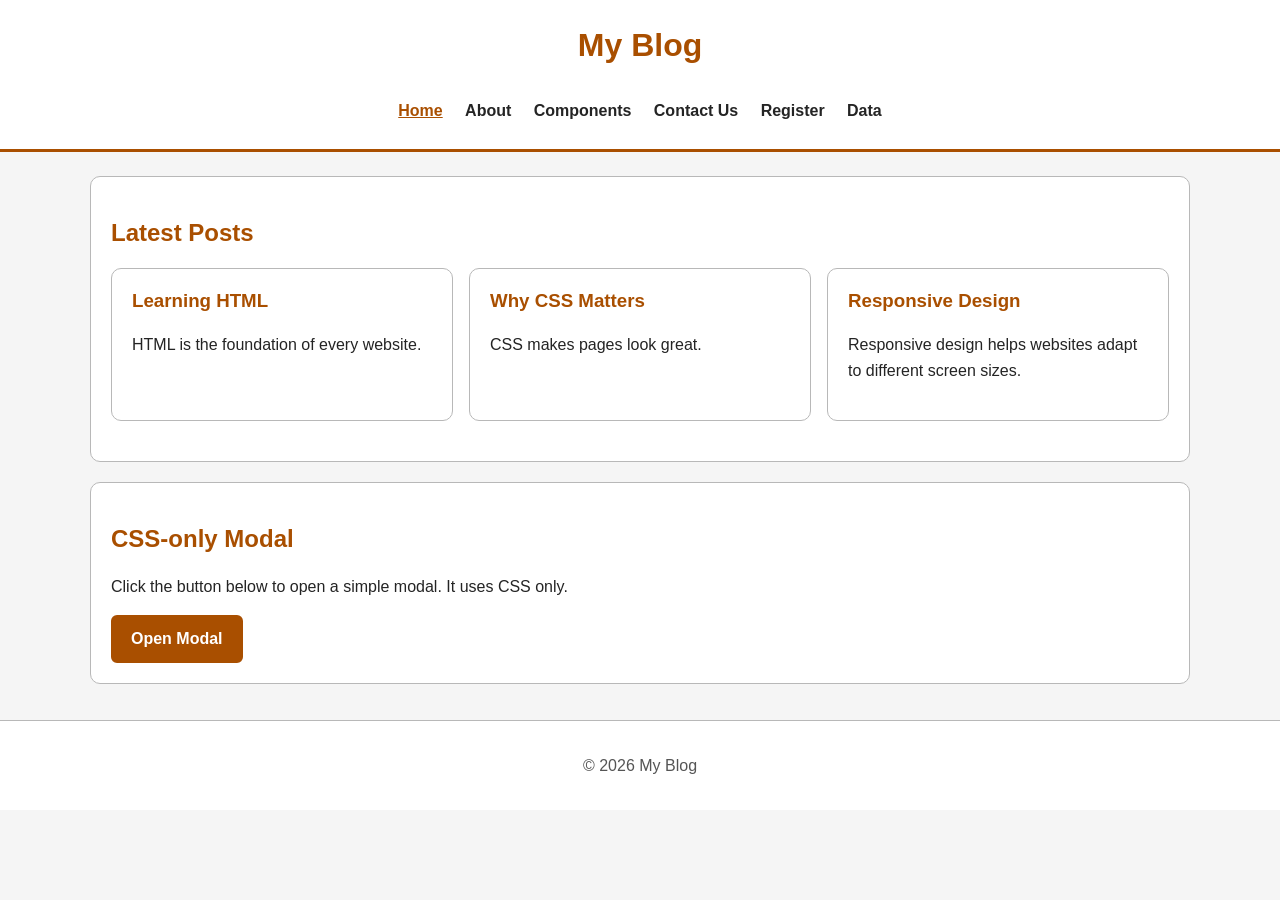
<file: index.html>
<!DOCTYPE html>
<html lang="en">
<head>
  <meta charset="UTF-8">
  <meta name="viewport" content="width=device-width, initial-scale=1.0">
  <meta name="description" content="My Blog - latest posts about HTML and CSS.">
  <title>My Blog</title>
  <link rel="stylesheet" href="style.css">
</head>
<body>
  <header>
    <h1>My Blog</h1>
    <nav aria-label="Main navigation">
      <ul>
        <li><a href="index.html" aria-current="page">Home</a></li>
        <li><a href="about.html">About</a></li>
        <li><a href="components.html">Components</a></li>
        <li><a href="contact.html">Contact Us</a></li>
        <li><a href="register.html">Register</a></li>
        <li><a href="data.html">Data</a></li>
      </ul>
    </nav>
  </header>

  <main>
    <section aria-labelledby="posts-title">
      <h2 id="posts-title">Latest Posts</h2>
      <div class="grid">
        <article class="card">
          <h3>Learning HTML</h3>
          <p>HTML is the foundation of every website.</p>
        </article>
        <article class="card">
          <h3>Why CSS Matters</h3>
          <p>CSS makes pages look great.</p>
        </article>
        <article class="card">
          <h3>Responsive Design</h3>
          <p>Responsive design helps websites adapt to different screen sizes.</p>
        </article>
      </div>
    </section>

    <section class="panel" aria-labelledby="modal-example-title">
      <h2 id="modal-example-title">CSS-only Modal</h2>
      <p>Click the button below to open a simple modal. It uses CSS only.</p>
      <input class="modal-toggle" type="checkbox" id="modal-toggle">
      <label class="button" for="modal-toggle">Open Modal</label>
      <div class="modal-overlay">
        <div class="modal-box" role="dialog" aria-modal="true" aria-labelledby="modal-title">
          <h2 id="modal-title">Welcome!</h2>
          <p>This modal window is shown and hidden using CSS, without JavaScript.</p>
          <label class="button modal-close" for="modal-toggle">Close</label>
        </div>
      </div>
    </section>
  </main>

  <footer>
    <p>&copy; 2026 My Blog</p>
  </footer>
</body>
</html>
</file>
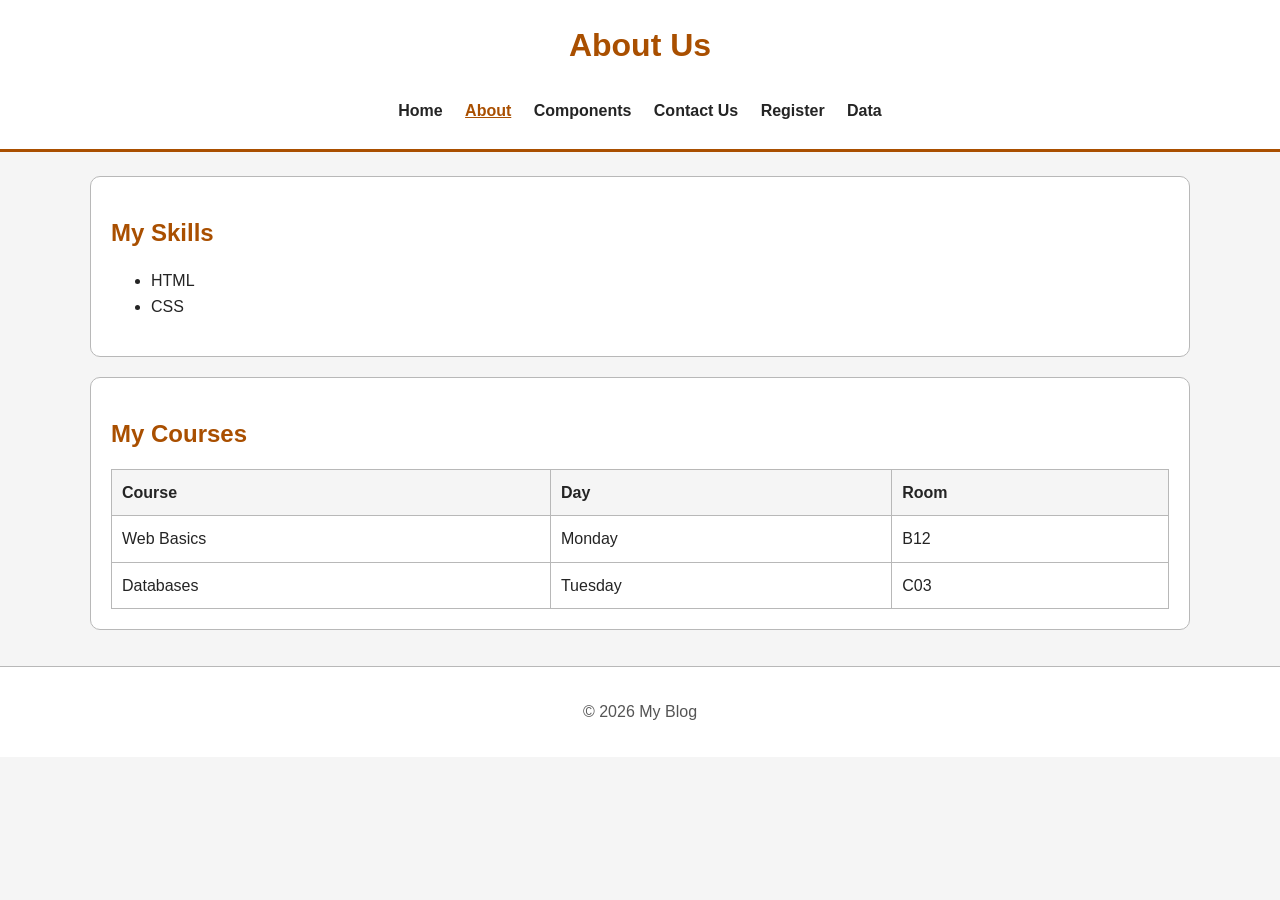
<file: about.html>
<!DOCTYPE html>
<html lang="en">
<head>
  <meta charset="UTF-8">
  <meta name="viewport" content="width=device-width, initial-scale=1.0">
  <meta name="description" content="Learn about the skills and courses on My Blog.">
  <title>About Us</title>
  <link rel="stylesheet" href="style.css">
</head>
<body>
  <header>
    <h1>About Us</h1>
    <nav aria-label="Main navigation">
      <ul>
        <li><a href="index.html">Home</a></li>
        <li><a href="about.html" aria-current="page">About</a></li>
        <li><a href="components.html">Components</a></li>
        <li><a href="contact.html">Contact Us</a></li>
        <li><a href="register.html">Register</a></li>
        <li><a href="data.html">Data</a></li>
        
      </ul>
    </nav>
  </header>

  <main>
    <section class="panel">
      <h2>My Skills</h2>
      <ul>
        <li>HTML</li>
        <li>CSS</li>
      </ul>
    </section>

    <section class="panel" aria-labelledby="courses-title">
      <h2 id="courses-title">My Courses</h2>
      <div class="table-wrap">
        <table>
          <thead>
            <tr>
              <th scope="col">Course</th>
              <th scope="col">Day</th>
              <th scope="col">Room</th>
            </tr>
          </thead>
          <tbody>
            <tr>
              <td>Web Basics</td>
              <td>Monday</td>
              <td>B12</td>
            </tr>
            <tr>
              <td>Databases</td>
              <td>Tuesday</td>
              <td>C03</td>
            </tr>
          </tbody>
        </table>
      </div>
    </section>
  </main>

  <footer>
    <p>&copy; 2026 My Blog</p>
  </footer>
</body>
</html>
</file>
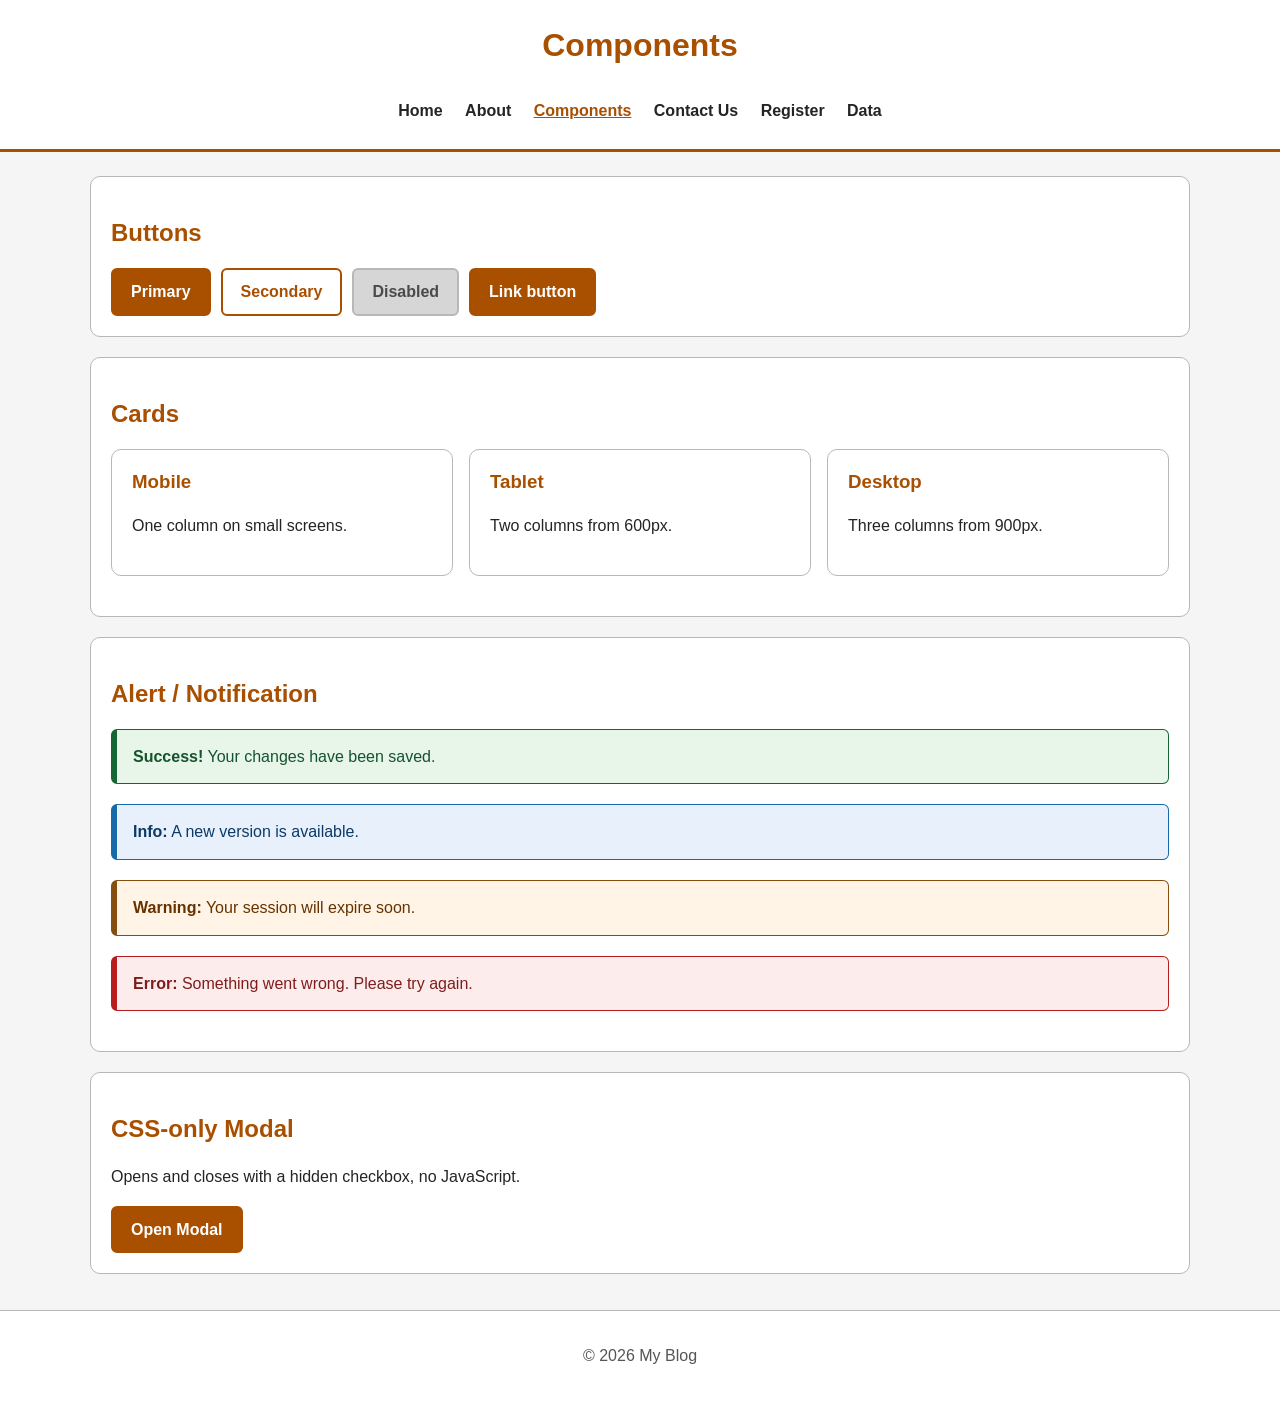
<file: components.html>
<!DOCTYPE html>
<html lang="en">
<head>
  <meta charset="UTF-8">
  <meta name="viewport" content="width=device-width, initial-scale=1.0">
  <meta name="description" content="Component library: buttons, forms, cards, alerts, and a CSS-only modal.">
  <title>Components</title>
  <link rel="stylesheet" href="style.css">
</head>
<body>
  <header>
    <h1>Components</h1>
    <nav aria-label="Main navigation">
      <ul>
        <li><a href="index.html">Home</a></li>
        <li><a href="about.html">About</a></li>
        <li><a href="components.html" aria-current="page">Components</a></li>
        <li><a href="contact.html">Contact Us</a></li>
        <li><a href="register.html">Register</a></li>
        <li><a href="data.html">Data</a></li>
      </ul>
    </nav>
  </header>

  <main>
    <section class="panel" aria-labelledby="buttons-title">
      <h2 id="buttons-title">Buttons</h2>
      <div class="form-actions">
        <button type="button">Primary</button>
        <button type="button" class="secondary-button">Secondary</button>
        <button type="button" disabled>Disabled</button>
        <a class="button" href="#buttons-title">Link button</a>
      </div>
    </section>

    <section class="panel" aria-labelledby="cards-title">
      <h2 id="cards-title">Cards</h2>
      <div class="grid">
        <article class="card">
          <h3>Mobile</h3>
          <p>One column on small screens.</p>
        </article>
        <article class="card">
          <h3>Tablet</h3>
          <p>Two columns from 600px.</p>
        </article>
        <article class="card">
          <h3>Desktop</h3>
          <p>Three columns from 900px.</p>
        </article>
      </div>
    </section>

    <section class="panel" aria-labelledby="alert-title">
      <h2 id="alert-title">Alert / Notification</h2>
      <div class="alert alert-success" role="status">
        <strong>Success!</strong> Your changes have been saved.
      </div>
      <div class="alert alert-info" role="status">
        <strong>Info:</strong> A new version is available.
      </div>
      <div class="alert" role="status">
        <strong>Warning:</strong> Your session will expire soon.
      </div>
      <div class="alert alert-error" role="alert">
        <strong>Error:</strong> Something went wrong. Please try again.
      </div>
    </section>

    <section class="panel" aria-labelledby="modal-demo-title">
      <h2 id="modal-demo-title">CSS-only Modal</h2>
      <p>Opens and closes with a hidden checkbox, no JavaScript.</p>
      <input class="modal-toggle" type="checkbox" id="modal-toggle">
      <label class="button" for="modal-toggle">Open Modal</label>
      <div class="modal-overlay">
        <div class="modal-box" role="dialog" aria-modal="true" aria-labelledby="modal-title">
          <h2 id="modal-title">Welcome!</h2>
          <p>This modal uses CSS only.</p>
          <label class="button modal-close" for="modal-toggle">Close</label>
        </div>
      </div>
    </section>
  </main>

  <footer>
    <p>&copy; 2026 My Blog</p>
  </footer>
</body>
</html>
</file>
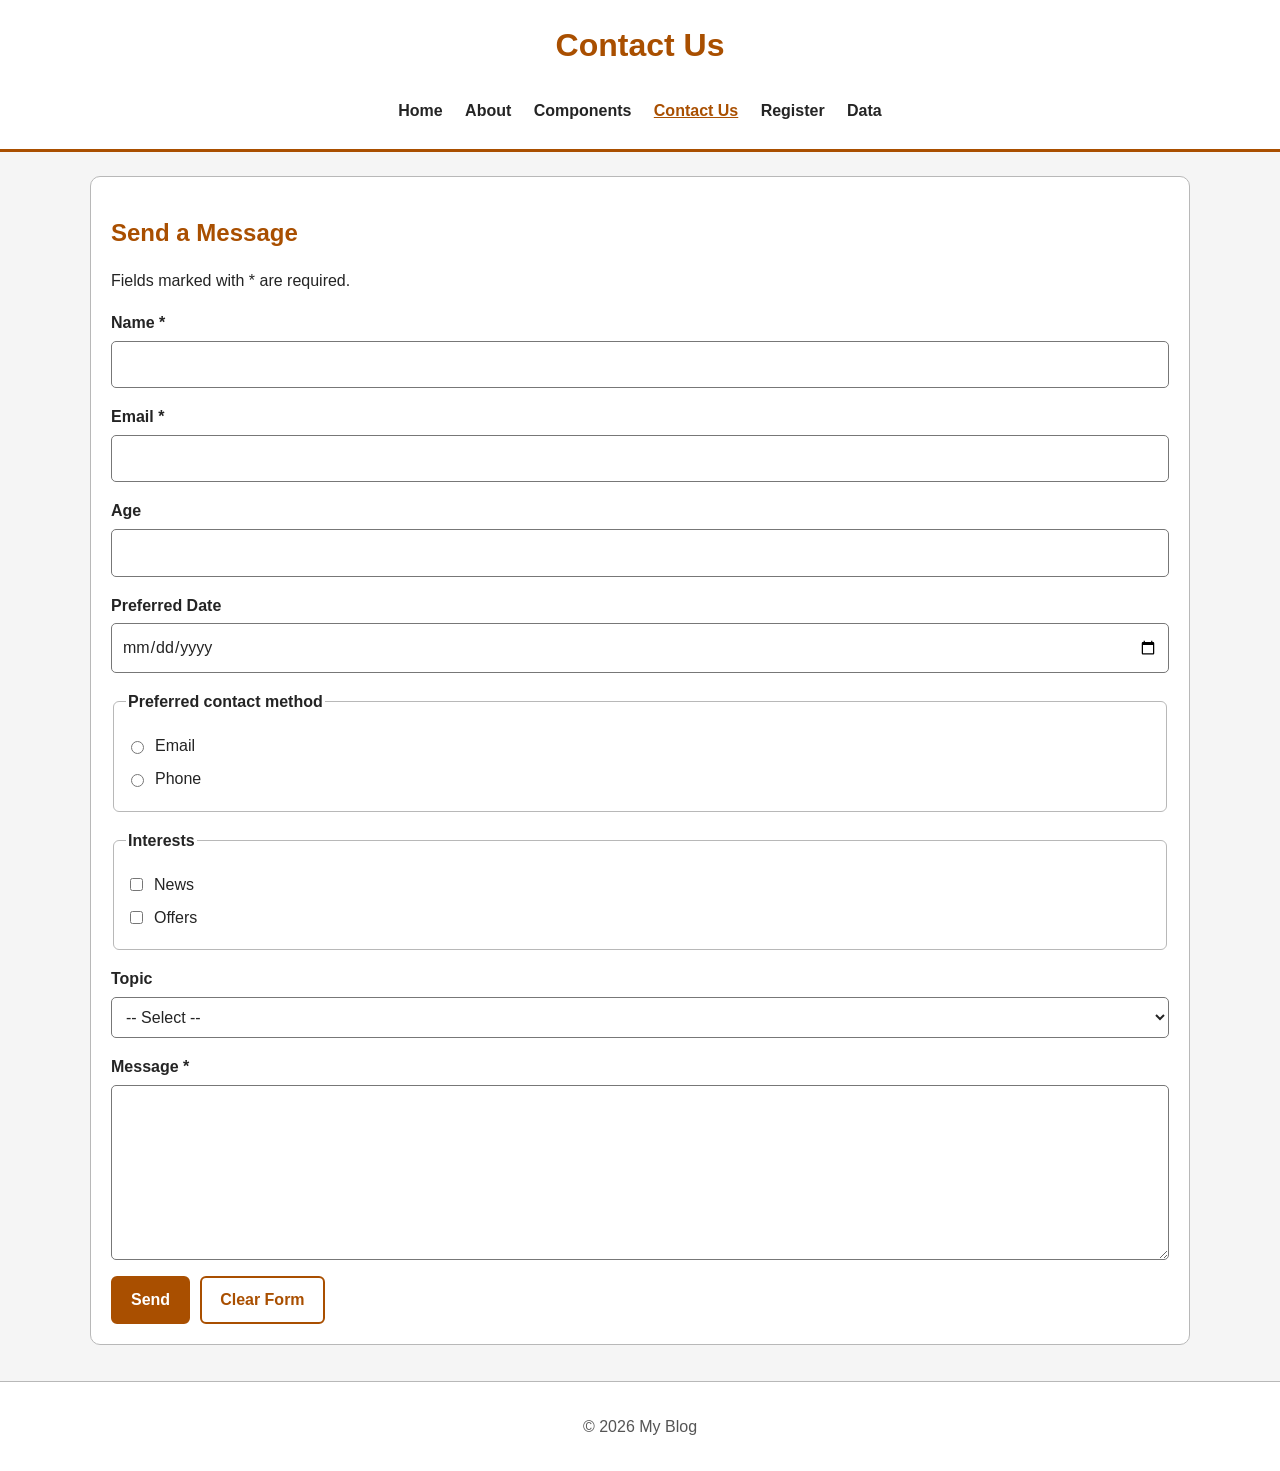
<file: contact.html>
<!DOCTYPE html>
<html lang="en">
<head>
  <meta charset="UTF-8">
  <meta name="viewport" content="width=device-width, initial-scale=1.0">
  <meta name="description" content="Contact My Blog using the contact form.">
  <title>Contact Us</title>
  <link rel="stylesheet" href="style.css">
</head>
<body>
  <header>
    <h1>Contact Us</h1>
    <nav aria-label="Main navigation">
      <ul>
        <li><a href="index.html">Home</a></li>
        <li><a href="about.html">About</a></li>
        <li><a href="components.html">Components</a></li>
        <li><a href="contact.html" aria-current="page">Contact Us</a></li>
        <li><a href="register.html">Register</a></li>
        <li><a href="data.html">Data</a></li>
        
      </ul>
    </nav>
  </header>

  <main>
    <section class="panel">
      <h2>Send a Message</h2>
      <p>Fields marked with * are required.</p>
      <form action="#" method="get">
        <div class="form-row">
          <label for="name">Name *</label>
          <input type="text" id="name" name="name" autocomplete="name" required>
        </div>

        <div class="form-row">
          <label for="email">Email *</label>
          <input type="email" id="email" name="email" autocomplete="email" required>
        </div>

        <div class="form-row">
          <label for="age">Age</label>
          <input type="number" id="age" name="age" min="1" max="120">
        </div>

        <div class="form-row">
          <label for="date">Preferred Date</label>
          <input type="date" id="date" name="date">
        </div>

        <fieldset>
          <legend>Preferred contact method</legend>
          <label class="choice" for="byEmail">
            <input type="radio" id="byEmail" name="contact" value="email">
            Email
          </label>
          <label class="choice" for="byPhone">
            <input type="radio" id="byPhone" name="contact" value="phone">
            Phone
          </label>
        </fieldset>

        <fieldset>
          <legend>Interests</legend>
          <label class="choice" for="news">
            <input type="checkbox" id="news" name="interests" value="news">
            News
          </label>
          <label class="choice" for="offers">
            <input type="checkbox" id="offers" name="interests" value="offers">
            Offers
          </label>
        </fieldset>

        <div class="form-row">
          <label for="topic">Topic</label>
          <select id="topic" name="topic">
            <option value="">-- Select --</option>
            <option value="support">Support</option>
            <option value="sales">Sales</option>
            <option value="other">Other</option>
          </select>
        </div>

        <div class="form-row">
          <label for="message">Message *</label>
          <textarea id="message" name="message" rows="6" required></textarea>
        </div>

        <div class="form-actions">
          <button type="submit">Send</button>
          <button type="reset" class="secondary-button">Clear Form</button>
        </div>
      </form>
    </section>

  
  </main>

  <footer>
    <p>&copy; 2026 My Blog</p>
  </footer>
</body>
</html>
</file>
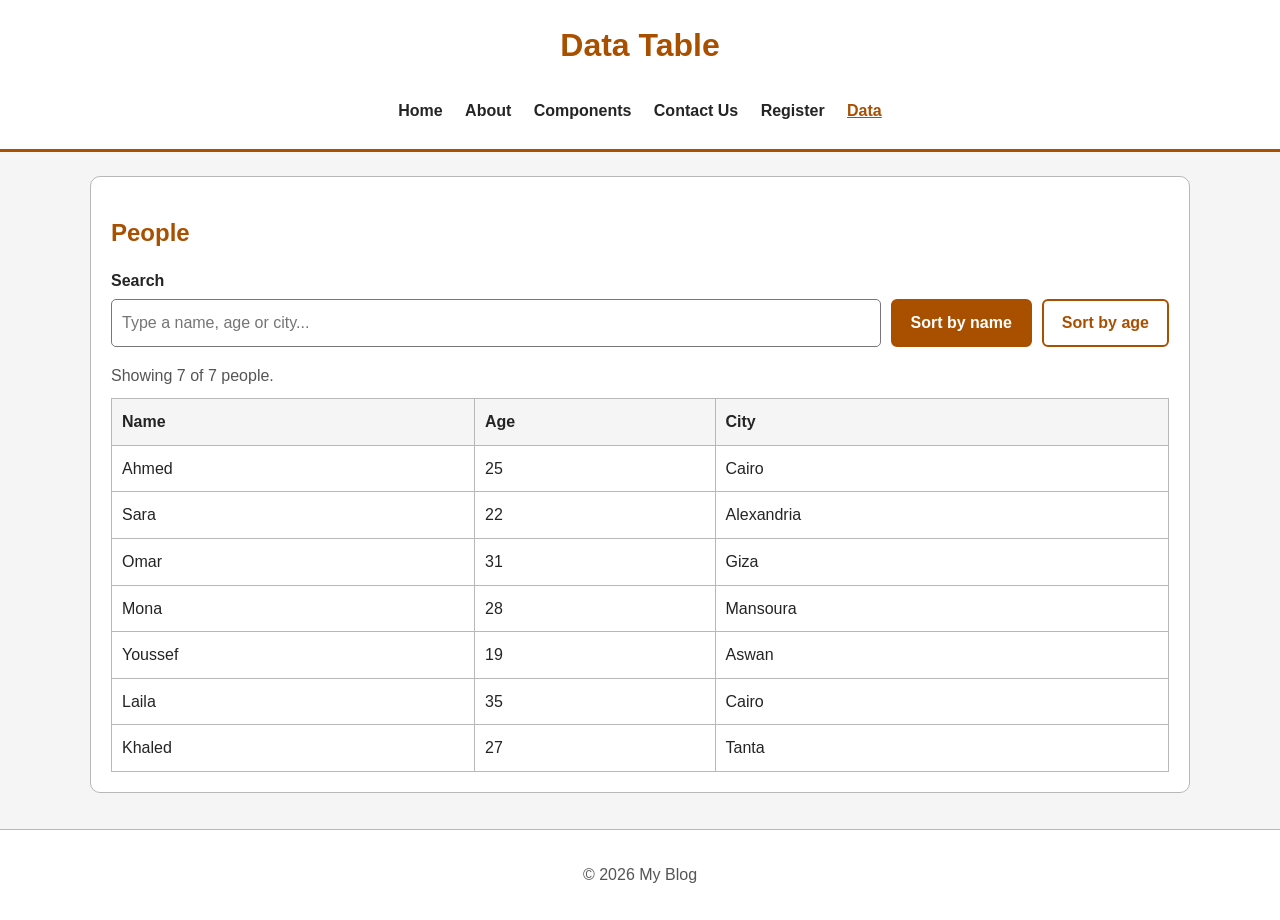
<file: data.html>
<!DOCTYPE html>
<html lang="en">
<head>
  <meta charset="UTF-8">
  <meta name="viewport" content="width=device-width, initial-scale=1.0">
  <meta name="description" content="A searchable and sortable data table.">
  <title>Data Table</title>
  <link rel="stylesheet" href="style.css">
</head>
<body>
  <header>
    <h1>Data Table</h1>
    <nav aria-label="Main navigation">
      <ul>
        <li><a href="index.html">Home</a></li>
        <li><a href="about.html">About</a></li>
        <li><a href="components.html">Components</a></li>
        <li><a href="contact.html">Contact Us</a></li>
        <li><a href="register.html">Register</a></li>
        <li><a href="data.html" aria-current="page">Data</a></li>
      </ul>
    </nav>
  </header>


  <main>
    <section class="panel" aria-labelledby="people-title">
      <h2 id="people-title">People</h2>

      <div class="table-controls">
        <div class="form-row">
          <label for="search">Search</label>
          <input type="search" id="search" placeholder="Type a name, age or city...">
        </div>
        <button type="button" id="sortName">Sort by name</button>
        <button type="button" id="sortAge" class="secondary-button">Sort by age</button>
      </div>

      <p class="result-count" id="count" aria-live="polite"></p>

      <div class="table-wrap">
        <table>
          <thead>
            <tr>
              <th scope="col">Name</th>
              <th scope="col">Age</th>
              <th scope="col">City</th>
            </tr>
          </thead>
          <tbody id="tbody"></tbody>
        </table>
      </div>
    </section>
  </main>

  
  <footer>
    <p>&copy; 2026 My Blog</p>
  </footer>
<script>
    const people = [
      { name: "Ahmed",   age: 25, city: "Cairo" },
      { name: "Sara",    age: 22, city: "Alexandria" },
      { name: "Omar",    age: 31, city: "Giza" },
      { name: "Mona",    age: 28, city: "Mansoura" },
      { name: "Youssef", age: 19, city: "Aswan" },
      { name: "Laila",   age: 35, city: "Cairo" },
      { name: "Khaled",  age: 27, city: "Tanta" }
    ];

    let view = [...people];
    const tbody = document.getElementById("tbody");
    const search = document.getElementById("search");
    const count = document.getElementById("count");

    function render(list) {
      tbody.innerHTML = "";
      list.forEach(function (p) {
        const tr = document.createElement("tr");
        [p.name, p.age, p.city].forEach(function (value) {
          const td = document.createElement("td");
          td.textContent = value;
          tr.appendChild(td);
        });
        tbody.appendChild(tr);
      });
      count.textContent = list.length
        ? "Showing " + list.length + " of " + people.length + " people."
        : "No results found.";
    }

    function applySearch() {
      const q = search.value.trim().toLowerCase();
      view = people.filter(function (p) {
        return p.name.toLowerCase().includes(q) ||
               String(p.age).includes(q) ||
               p.city.toLowerCase().includes(q);
      });
      render(view);
    }

    search.addEventListener("input", applySearch);   // filters while typing

    document.getElementById("sortName").addEventListener("click", function () {
      view.sort((a, b) => a.name.localeCompare(b.name));
      render(view);
    });

    document.getElementById("sortAge").addEventListener("click", function () {
      view.sort((a, b) => a.age - b.age);
      render(view);
    });

    render(view);
  </script>

</body>
</html>
</file>
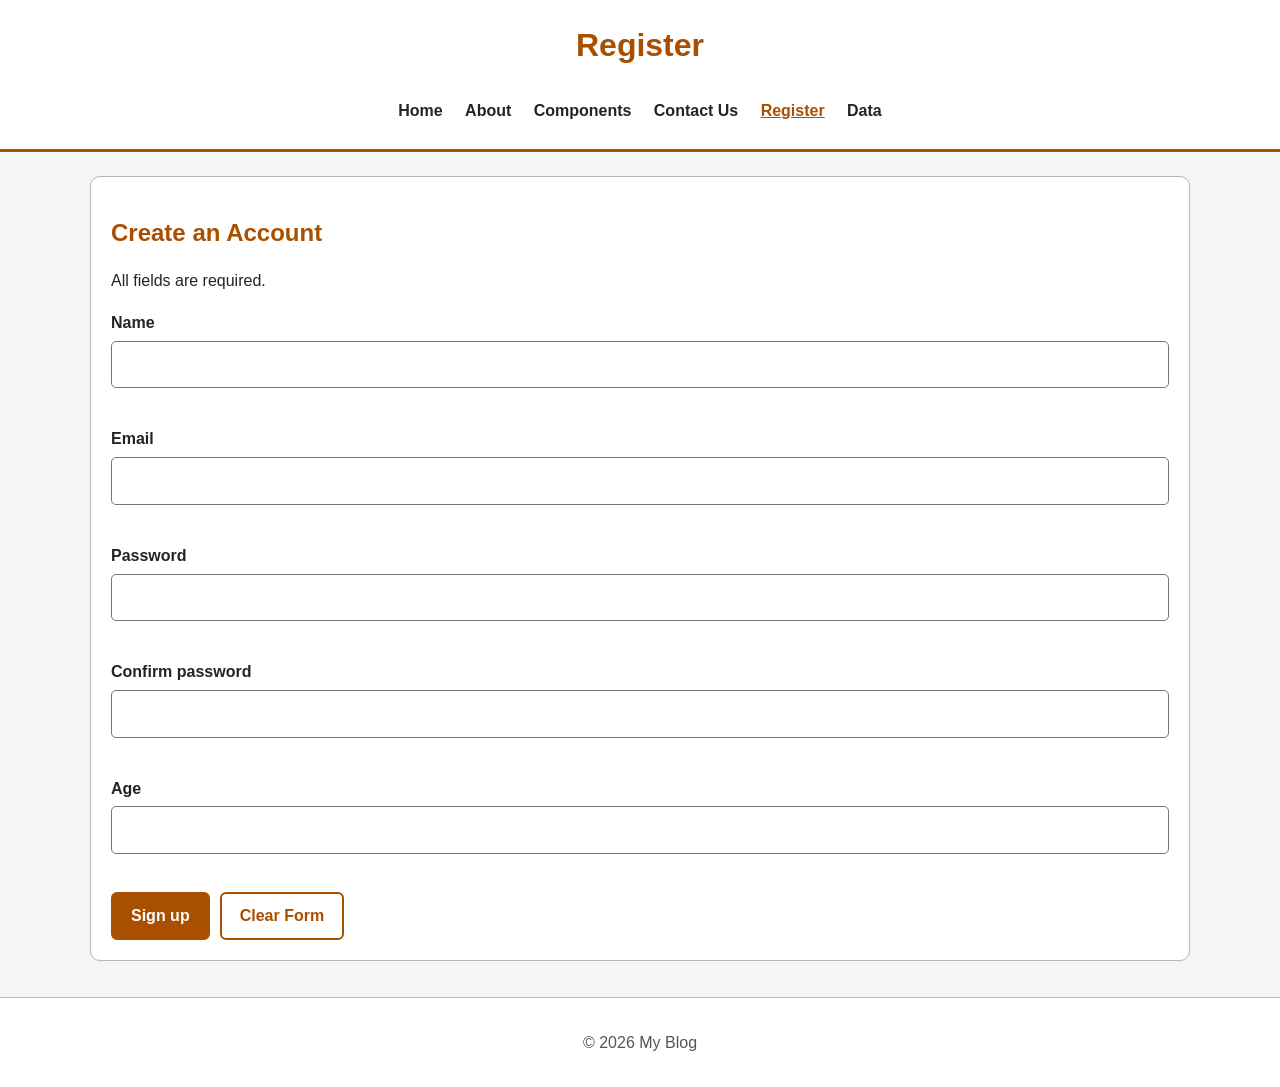
<file: register.html>
<!DOCTYPE html>
<html lang="en">
<head>
  <meta charset="UTF-8">
  <meta name="viewport" content="width=device-width, initial-scale=1.0">
  <meta name="description" content="Create an account on My Blog.">
  <title>Register</title>
  <link rel="stylesheet" href="style.css">
</head>
<body>
  <header>
    <h1>Register</h1>
    <nav aria-label="Main navigation">
      <ul>
        <li><a href="index.html">Home</a></li>
        <li><a href="about.html">About</a></li>
        <li><a href="components.html">Components</a></li>
        <li><a href="contact.html">Contact Us</a></li>
        <li><a href="register.html" aria-current="page">Register</a></li>
        <li><a href="data.html">Data</a></li>
      </ul>
    </nav>
  </header>


  <main>
    <section class="panel">
      <h2>Create an Account</h2>
      <p>All fields are required.</p>
      <form id="regForm" novalidate>
        <div class="form-row">
          <label for="name">Name</label>
          <input type="text" id="name" name="name" autocomplete="name" aria-describedby="nameError">
          <p class="error-message" id="nameError" aria-live="polite"></p>
        </div>

        <div class="form-row">
          <label for="email">Email</label>
          <input type="email" id="email" name="email" autocomplete="email" aria-describedby="emailError">
          <p class="error-message" id="emailError" aria-live="polite"></p>
        </div>

        <div class="form-row">
          <label for="password">Password</label>
          <input type="password" id="password" name="password" autocomplete="new-password" aria-describedby="passwordError">
          <p class="error-message" id="passwordError" aria-live="polite"></p>
        </div>

        <div class="form-row">
          <label for="confirm">Confirm password</label>
          <input type="password" id="confirm" name="confirm" autocomplete="new-password" aria-describedby="confirmError">
          <p class="error-message" id="confirmError" aria-live="polite"></p>
        </div>

        <div class="form-row">
          <label for="age">Age</label>
          <input type="text" id="age" name="age" inputmode="numeric" aria-describedby="ageError">
          <p class="error-message" id="ageError" aria-live="polite"></p>
        </div>

        <div class="form-actions">
          <button type="submit">Sign up</button>
          <button type="reset" class="secondary-button" id="resetBtn">Clear Form</button>
        </div>
        <div class="alert alert-success" role="status" id="success" hidden>
          <strong>Success!</strong> Your account form is valid and was submitted.
        </div>
      </form>
    </section>
  </main>


  <footer>
    <p>&copy; 2026 My Blog</p>
  </footer>
  
  <script>
    const form = document.getElementById("regForm");
    const successBox = document.getElementById("success");

    // Show (or clear) an error under one field. Returns true when the field is valid.
    function setError(id, message) {
      document.getElementById(id + "Error").textContent = message;
      document.getElementById(id).classList.toggle("invalid", message !== "");
      return message === "";
    }

    function validate() {
      const name = document.getElementById("name").value.trim();
      const email = document.getElementById("email").value.trim();
      const password = document.getElementById("password").value;
      const confirm = document.getElementById("confirm").value;
      const ageText = document.getElementById("age").value.trim();
      const age = Number(ageText);

      const results = [
        setError("name",
          name === "" ? "Name is required." :
          name.length < 2 ? "Name must be at least 2 characters." : ""),

        setError("email",
          email === "" ? "Email is required." :
          !/^[^\s@]+@[^\s@]+\.[^\s@]+$/.test(email) ? "Please enter a valid email address." : ""),

        setError("password",
          password === "" ? "Password is required." :
          password.length < 8 ? "Password must be at least 8 characters." : ""),

        setError("confirm",
          confirm === "" ? "Please confirm your password." :
          confirm !== password ? "Passwords do not match." : ""),

        setError("age",
          ageText === "" ? "Age is required." :
          !/^\d+$/.test(ageText) ? "Age must be a whole number." :
          (age < 1 || age > 120) ? "Age must be between 1 and 120." : "")
      ];

      return results.every(Boolean);
    }

    form.addEventListener("submit", function (event) {
      event.preventDefault();              // block sending first
      successBox.hidden = true;
      if (validate()) {
        successBox.hidden = false;
        form.reset();
      }
    });

    document.getElementById("resetBtn").addEventListener("click", function () {
      ["name", "email", "password", "confirm", "age"].forEach(id => setError(id, ""));
      successBox.hidden = true;
    });
  </script>
</body>
</html>
</file>
<file: style.css>
/* Shared styling for Index.html, About.html, Contact.html and components.html */
:root {
  color-scheme: light;
  --page-bg: #f5f5f5;
  --surface: #ffffff;
  --text: #242424;
  --muted: #555555;
  --accent: #a94f00;
  --accent-hover: #813d00;
  --border: #b8b8b8;
  --alert-bg: #fff4e5;
  --alert-text: #663300;
}

* {
  box-sizing: border-box;
}

body {
  margin: 0;
  font-family: Arial, sans-serif;
  background: var(--page-bg);
  color: var(--text);
  line-height: 1.6;
}

header {
  text-align: center;
  padding: 20px;
  background: var(--surface);
  border-bottom: 3px solid var(--accent);
}

header h1 {
  margin-top: 0;
  color: var(--accent);
}

nav ul {
  list-style: none;
  padding: 0;
  margin: 0;
  display: flex;
  justify-content: center;
  flex-wrap: wrap;
  gap: 1rem;
}

nav a {
  display: inline-block;
  padding: .35rem .2rem;
  color: var(--text);
  font-weight: bold;
  text-decoration: none;
}

nav a:hover,
nav a[aria-current="page"] {
  color: var(--accent);
  text-decoration: underline;
}

main {
  width: min(1000px, 92%);
  margin: 24px auto;
}

section,
.panel,
.card {
  background: var(--surface);
  border: 1px solid var(--border);
  border-radius: 10px;
  padding: 20px;
  margin-bottom: 20px;
}

section section {
  border: 0;
  padding: 0;
  background: none;
}

h2,
h3 {
  line-height: 1.3;
}

h2,
.card h3 {
  color: var(--accent);
}

.grid {
  display: grid;
  grid-template-columns: 1fr;
  gap: 16px;
}

.card h3 {
  margin-top: 0;
}

.component-section {
  margin-top: 20px;
}

.button,
button {
  display: inline-block;
  border: 2px solid var(--accent);
  border-radius: 6px;
  padding: 9px 18px;
  background: var(--accent);
  color: #ffffff;
  font: inherit;
  font-weight: bold;
  text-decoration: none;
  cursor: pointer;
}

.button:hover,
button:hover {
  background: var(--accent-hover);
  border-color: var(--accent-hover);
}

.secondary-button {
  background: transparent;
  color: var(--accent);
}

.secondary-button:hover {
  color: #ffffff;
}

a:focus-visible,
button:focus-visible,
input:focus-visible,
select:focus-visible,
textarea:focus-visible,
label.button:focus-visible {
  outline: 3px solid #1769aa;
  outline-offset: 3px;
}

form {
  display: grid;
  gap: 16px;
}

.form-row {
  display: grid;
  gap: 5px;
}

label,
legend {
  font-weight: bold;
}

input,
select,
textarea {
  width: 100%;
  padding: 10px;
  border: 1px solid #777777;
  border-radius: 5px;
  background: var(--surface);
  color: var(--text);
  font: inherit;
}

input[type="radio"],
input[type="checkbox"] {
  width: auto;
  accent-color: var(--accent);
}

fieldset {
  border: 1px solid var(--border);
  border-radius: 6px;
  padding: 12px;
}

.choice {
  display: flex;
  align-items: center;
  gap: 8px;
  margin: 7px 0;
  font-weight: normal;
}

textarea {
  min-height: 140px;
  resize: vertical;
}

.form-actions {
  display: flex;
  flex-wrap: wrap;
  gap: 10px;
}

.alert {
  padding: 14px 16px;
  margin: 20px 0;
  border: 1px solid #854d0e;
  border-left: 6px solid #854d0e;
  border-radius: 6px;
  background: var(--alert-bg);
  color: var(--alert-text);
}

.table-wrap {
  width: 100%;
  overflow-x: auto;
}

table {
  width: 100%;
  border-collapse: collapse;
}

th,
td {
  border: 1px solid var(--border);
  padding: 10px;
  text-align: left;
}

th {
  background: var(--page-bg);
}

.modal-toggle {
  position: absolute;
  width: 1px;
  height: 1px;
  overflow: hidden;
  clip: rect(0, 0, 0, 0);
  white-space: nowrap;
}

.modal-toggle:focus-visible + .button {
  outline: 3px solid #1769aa;
  outline-offset: 3px;
}

.modal-overlay {
  display: none;
  position: fixed;
  inset: 0;
  z-index: 10;
  padding: 20px;
  background: rgb(0 0 0 / 75%);
  align-items: center;
  justify-content: center;
}

.modal-box {
  width: min(480px, 100%);
  padding: 24px;
  border: 2px solid var(--accent);
  border-radius: 10px;
  background: var(--surface);
  color: var(--text);
}

.modal-box h2 {
  margin-top: 0;
}

#modal-toggle:checked ~ .modal-overlay {
  display: flex;
}

.modal-close {
  margin-top: 10px;
}

footer {
  margin-top: 36px;
  padding: 16px;
  text-align: center;
  background: var(--surface);
  border-top: 1px solid var(--border);
  color: var(--muted);
}

@media (min-width: 600px) {
  .grid {
    grid-template-columns: repeat(2, minmax(0, 1fr));
  }
}

@media (min-width: 900px) {
  .grid {
    grid-template-columns: repeat(3, minmax(0, 1fr));
  }
  main {
    width: min(1100px, 90%);
  }
}

@media (prefers-color-scheme: dark) {
  :root {
    color-scheme: dark;
    --page-bg: #121212;
    --surface: #1e1e1e;
    --text: #f5f5f5;
    --muted: #d0d0d0;
    --accent: #ffb36b;
    --accent-hover: #e99443;
    --border: #666666;
    --alert-bg: #3b2a16;
    --alert-text: #fff0d8;
  }

  .button,
  button {
    color: #1a1a1a;
  }

  .secondary-button {
    color: var(--accent);
  }

  .secondary-button:hover {
    color: #1a1a1a;
  }
}

/* Alert variants */
.alert-success { background: #e8f5e9; color: #14532d; border-color: #166534; }
.alert-error   { background: #fdecec; color: #7f1d1d; border-color: #b91c1c; }
.alert-info    { background: #e8f1fb; color: #0c3a66; border-color: #1769aa; }

/* Disabled button */
button:disabled,
button:disabled:hover {
  background: #d6d6d6;
  border-color: #b8b8b8;
  color: #4a4a4a;
  cursor: not-allowed;
}

@media (prefers-color-scheme: dark) {
  .alert-success { background: #12301c; color: #d7f5df; border-color: #4ade80; }
  .alert-error   { background: #3a1616; color: #ffdede; border-color: #f87171; }
  .alert-info    { background: #12283d; color: #d6e9fb; border-color: #60a5fa; }

  button:disabled,
  button:disabled:hover {
    background: #333333;
    border-color: #666666;
    color: #cccccc;
  }
}

/* Form validation */
.error-message {
  min-height: 1.2em;
  margin: 0;
  color: #b91c1c;
  font-size: .9rem;
  font-weight: bold;
}

input.invalid {
  border-color: #b91c1c;
  border-width: 2px;
}

/* Data table page */
.table-controls {
  display: flex;
  flex-wrap: wrap;
  gap: 10px;
  align-items: end;
  margin-bottom: 16px;
}

.table-controls .form-row {
  flex: 1 1 220px;
}

.result-count {
  color: var(--muted);
  margin: 0 0 10px;
}

@media (prefers-color-scheme: dark) {
  .error-message { color: #f87171; }
  input.invalid { border-color: #f87171; }
}
</file>
